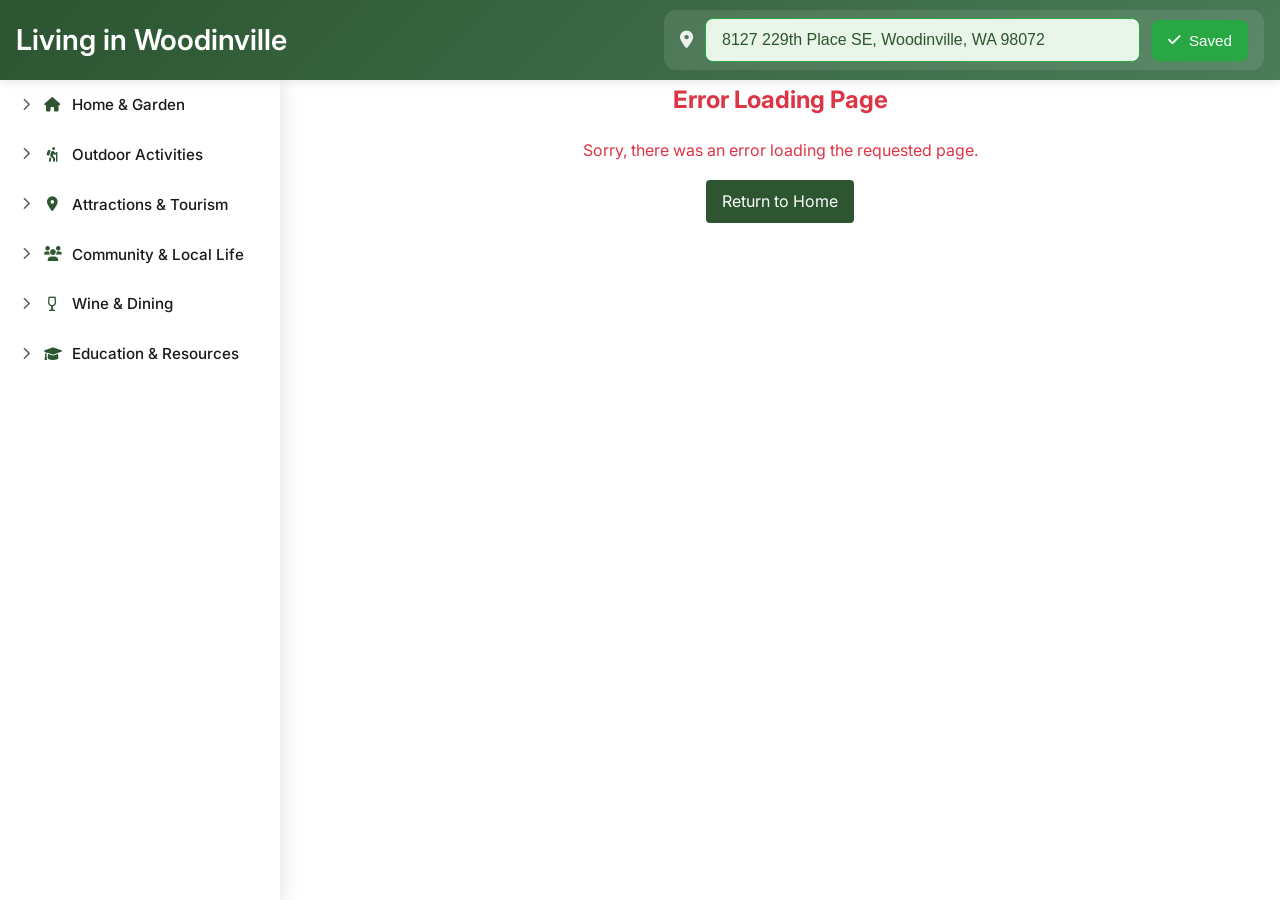
<file: index.html>
<!DOCTYPE html>
<html lang="en">
<head>
    <meta charset="UTF-8">
    <meta name="viewport" content="width=device-width, initial-scale=1.0">
    <title>Living in Woodinville</title>
    <link rel="icon" type="image/svg+xml" href="favicon.svg">
    <link rel="icon" type="image/png" href="favicon.png">
    <link rel="shortcut icon" href="favicon.ico">
    <link rel="stylesheet" href="styles.css">
    <link href="https://fonts.googleapis.com/css2?family=Inter:wght@300;400;500;600;700&display=swap" rel="stylesheet">
    <link rel="stylesheet" href="https://cdnjs.cloudflare.com/ajax/libs/font-awesome/6.0.0/css/all.min.css">
</head>
<body>
    <!-- Header -->
    <header class="header">
        <div class="header-content">
            <div class="logo">
                <h1><a href="https://stanislavbg.github.io/livinginwoodinville/" class="home-link spa-link">Living in Woodinville</a></h1>
            </div>
            <div class="address-input-container">
                <i class="fas fa-map-marker-alt address-icon"></i>
                <input type="text" id="addressInput" class="address-input" placeholder="Enter address" value="8127 229th Place SE, Woodinville, WA 98072">
                <button id="saveAddressBtn" class="address-save-btn">
                    <i class="fas fa-save"></i>
                    <span>Save</span>
                </button>
            </div>
            <!-- Mobile Navigation Toggle -->
            <button id="mobileNavToggle" class="mobile-nav-toggle">
                <i class="fas fa-bars"></i>
            </button>
        </div>
    </header>

    <!-- Mobile Navigation Overlay -->
    <div class="mobile-nav-overlay" id="mobileNavOverlay"></div>
    
    <!-- Side Navigation -->
    <nav class="side-nav" id="sideNav">
        <div class="loading-nav">Loading navigation...</div>
    </nav>

    <!-- Main Content Area -->
    <main class="main-content-area">
        <div class="welcome-content">
            <h1>Welcome to Living in Woodinville</h1>
            <p>Your comprehensive guide to life in Woodinville, WA. Discover local attractions, gardening tips, outdoor activities, and everything you need to know about this beautiful Washington town.</p>
            
            <div class="feature-grid">
                <div class="feature-card">
                    <i class="fas fa-home"></i>
                    <h3>Home & Garden</h3>
                    <p>Explore USDA Zone 8b gardening, native trees, and essential gardening tips for Woodinville's climate.</p>
                </div>
                <div class="feature-card">
                    <i class="fas fa-hiking"></i>
                    <h3>Outdoor Activities</h3>
                    <p>Discover local parks, hiking trails, and water activities in and around Woodinville.</p>
                </div>
                <div class="feature-card">
                    <i class="fas fa-map-marker-alt"></i>
                    <h3>Local Attractions</h3>
                    <p>Find tourist attractions, events, and entertainment venues in the area.</p>
                </div>
                <div class="feature-card">
                    <i class="fas fa-users"></i>
                    <h3>Community Life</h3>
                    <p>Connect with local businesses, farmers markets, and community services.</p>
                </div>
                <div class="feature-card">
                    <i class="fas fa-wine-glass-alt"></i>
                    <h3>Wine & Dining</h3>
                    <p>Explore local wineries, restaurants, and dining experiences in Woodinville.</p>
                </div>
                <div class="feature-card">
                    <i class="fas fa-graduation-cap"></i>
                    <h3>Education & Resources</h3>
                    <p>Access information about schools, libraries, and local resources.</p>
                </div>
            </div>
            
            <div class="getting-started">
                <h2>Getting Started</h2>
                <p>Use the navigation menu on the left to explore different topics. Each section contains detailed information, photos, and interactive features to help you discover everything Woodinville has to offer.</p>
            </div>
        </div>
    </main>

    <script>
        // OLD INITIALIZATION CODE DISABLED - NOW USING APP/NAVIGATIONCOMPONENT ARCHITECTURE
        // All functionality is now handled by the NavigationComponent via the App class
        console.log('Index: Using new App architecture - NavigationComponent handles all initialization');
        
        // Set up default address only (basic functionality preserved)
        document.addEventListener('DOMContentLoaded', function() {
            const addressInput = document.getElementById('addressInput');
            const saveBtn = document.getElementById('saveAddressBtn');
            
            if (addressInput && saveBtn && !localStorage.getItem('savedAddress')) {
                const defaultAddress = "8127 229th Place SE, Woodinville, WA 98072";
                addressInput.value = defaultAddress;
                localStorage.setItem('savedAddress', defaultAddress);
                console.log('Index: Set default address:', defaultAddress);
            }
        });
    </script>
    <!-- Load configuration and components -->
    <script src="js/config.js"></script>
    <script src="js/components/NavigationLoader.js"></script>
    <script src="js/components/TemplateEngine.js"></script>
    <script src="js/components/PhotoWidget.js"></script>
    <script src="js/components/NavigationComponent.js"></script>
    <script src="js/App.js"></script>
    <script src="js/main.js"></script>
</body>
</html>
</file>
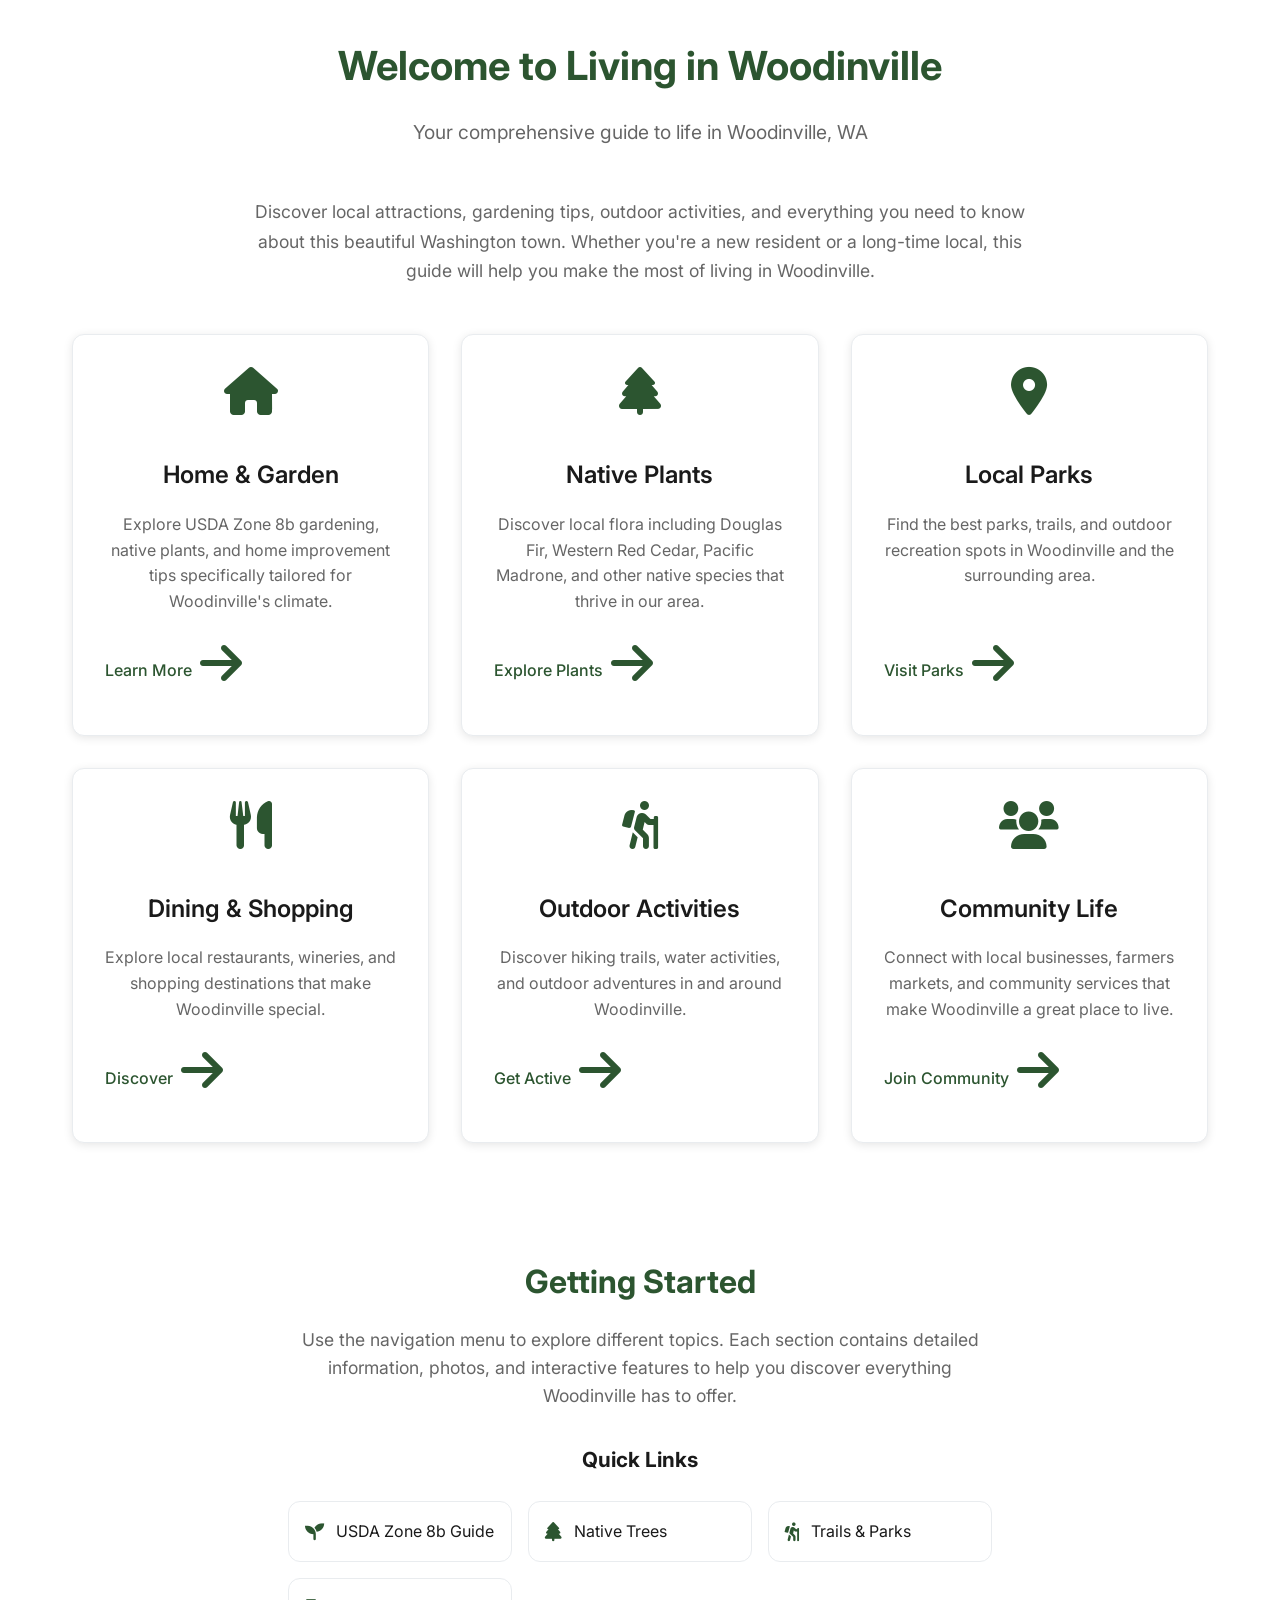
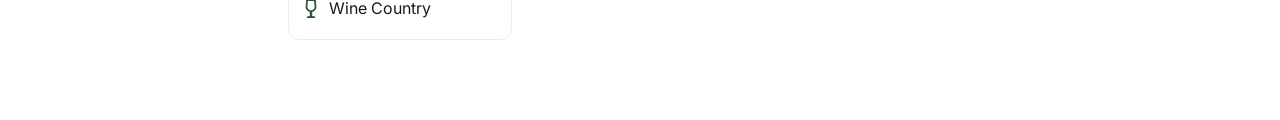
<file: pages/home.html>
<!DOCTYPE html>
<html lang="en">
<head>
    <meta charset="UTF-8">
    <meta name="viewport" content="width=device-width, initial-scale=1.0">
    <title>Living in Woodinville - Home</title>
    <link rel="stylesheet" href="../styles.css">
    <link rel="stylesheet" href="https://cdnjs.cloudflare.com/ajax/libs/font-awesome/6.0.0/css/all.min.css">
    <link href="https://fonts.googleapis.com/css2?family=Inter:wght@300;400;500;600;700&display=swap" rel="stylesheet">
</head>
<body>
    <div class="page-content">
        <div class="content-header">
            <h1>Welcome to Living in Woodinville</h1>
            <p class="subtitle">Your comprehensive guide to life in Woodinville, WA</p>
        </div>

        <div class="content-body">
            <div class="intro-section">
                <p>Discover local attractions, gardening tips, outdoor activities, and everything you need to know about this beautiful Washington town. Whether you're a new resident or a long-time local, this guide will help you make the most of living in Woodinville.</p>
            </div>

            <div class="feature-grid">
                <a href="usda-zone-8b" class="feature-card spa-link">
                    <div class="feature-icon">
                        <i class="fas fa-home"></i>
                    </div>
                    <div class="feature-content">
                        <h3>Home & Garden</h3>
                        <p>Explore USDA Zone 8b gardening, native plants, and home improvement tips specifically tailored for Woodinville's climate.</p>
                        <div class="feature-link">Learn More <i class="fas fa-arrow-right"></i></div>
                    </div>
                </a>

                <a href="douglas-fir" class="feature-card spa-link">
                    <div class="feature-icon">
                        <i class="fas fa-tree"></i>
                    </div>
                    <div class="feature-content">
                        <h3>Native Plants</h3>
                        <p>Discover local flora including Douglas Fir, Western Red Cedar, Pacific Madrone, and other native species that thrive in our area.</p>
                        <div class="feature-link">Explore Plants <i class="fas fa-arrow-right"></i></div>
                    </div>
                </a>

                <a href="sammamish-river-trail" class="feature-card spa-link">
                    <div class="feature-icon">
                        <i class="fas fa-map-marker-alt"></i>
                    </div>
                    <div class="feature-content">
                        <h3>Local Parks</h3>
                        <p>Find the best parks, trails, and outdoor recreation spots in Woodinville and the surrounding area.</p>
                        <div class="feature-link">Visit Parks <i class="fas fa-arrow-right"></i></div>
                    </div>
                </a>

                <a href="wine-country" class="feature-card spa-link">
                    <div class="feature-icon">
                        <i class="fas fa-utensils"></i>
                    </div>
                    <div class="feature-content">
                        <h3>Dining & Shopping</h3>
                        <p>Explore local restaurants, wineries, and shopping destinations that make Woodinville special.</p>
                        <div class="feature-link">Discover <i class="fas fa-arrow-right"></i></div>
                    </div>
                </a>

                <a href="outdoor-activities" class="feature-card spa-link">
                    <div class="feature-icon">
                        <i class="fas fa-hiking"></i>
                    </div>
                    <div class="feature-content">
                        <h3>Outdoor Activities</h3>
                        <p>Discover hiking trails, water activities, and outdoor adventures in and around Woodinville.</p>
                        <div class="feature-link">Get Active <i class="fas fa-arrow-right"></i></div>
                    </div>
                </a>

                <a href="community" class="feature-card spa-link">
                    <div class="feature-icon">
                        <i class="fas fa-users"></i>
                    </div>
                    <div class="feature-content">
                        <h3>Community Life</h3>
                        <p>Connect with local businesses, farmers markets, and community services that make Woodinville a great place to live.</p>
                        <div class="feature-link">Join Community <i class="fas fa-arrow-right"></i></div>
                    </div>
                </a>
            </div>

            <div class="getting-started">
                <h2>Getting Started</h2>
                <p>Use the navigation menu to explore different topics. Each section contains detailed information, photos, and interactive features to help you discover everything Woodinville has to offer.</p>
                
                <div class="quick-links">
                    <h3>Quick Links</h3>
                    <div class="quick-link-grid">
                        <a href="usda-zone-8b" class="quick-link spa-link">
                            <i class="fas fa-seedling"></i>
                            <span>USDA Zone 8b Guide</span>
                        </a>
                        <a href="douglas-fir" class="quick-link spa-link">
                            <i class="fas fa-tree"></i>
                            <span>Native Trees</span>
                        </a>
                        <a href="sammamish-river-trail" class="quick-link spa-link">
                            <i class="fas fa-hiking"></i>
                            <span>Trails & Parks</span>
                        </a>
                        <a href="wine-country" class="quick-link spa-link">
                            <i class="fas fa-wine-glass-alt"></i>
                            <span>Wine Country</span>
                        </a>
                    </div>
                </div>
            </div>
        </div>
    </div>
</body>
</html>
</file>
<file: styles.css>
/* Reset and Base Styles */
* {
    margin: 0;
    padding: 0;
    box-sizing: border-box;
}

:root {
    --primary-color: #2c5530;
    --primary-light: #4a7c59;
    --primary-dark: #1e3a21;
    --secondary-color: #f8f9fa;
    --accent-color: #e8f5e8;
    --text-primary: #1a1a1a;
    --text-secondary: #666;
    --text-light: #999;
    --white: #ffffff;
    --border-color: #e9ecef;
    --shadow-light: 0 2px 10px rgba(0,0,0,0.1);
    --shadow-medium: 0 4px 20px rgba(0,0,0,0.15);
    --shadow-heavy: 0 8px 30px rgba(0,0,0,0.2);
    --gradient-primary: linear-gradient(135deg, var(--primary-color) 0%, var(--primary-light) 100%);
    --border-radius: 12px;
    --border-radius-small: 8px;
    --transition: all 0.3s cubic-bezier(0.4, 0, 0.2, 1);
    --header-height: 80px;
    --nav-width: 280px;
    --nav-collapsed-width: 60px;
    
    /* Spacing variables */
    --spacing-xs: 0.5rem;
    --spacing-sm: 1rem;
    --spacing-md: 1.5rem;
    --spacing-lg: 2rem;
    --spacing-xl: 3rem;
}

body {
    font-family: 'Inter', -apple-system, BlinkMacSystemFont, 'Segoe UI', Roboto, sans-serif;
    line-height: 1.7;
    color: var(--text-primary);
    background-color: var(--white);
    font-size: 16px;
    -webkit-font-smoothing: antialiased;
    -moz-osx-font-smoothing: grayscale;
    overflow-x: hidden;
}

.container {
    max-width: 1200px;
    margin: 0 auto;
    padding: 0 20px;
}

/* Header Styles */
.header {
    background: var(--gradient-primary);
    color: var(--white);
    box-shadow: var(--shadow-light);
    position: fixed;
    top: 0;
    left: 0;
    right: 0;
    z-index: 1001;
    transition: var(--transition);
    height: var(--header-height);
    margin: 0;
    display: flex;
    align-items: center;
}

/* Mobile Navigation Toggle */
.mobile-nav-toggle {
    display: none;
    background: none;
    border: none;
    color: var(--white);
    font-size: 1.5rem;
    cursor: pointer;
    padding: 0.5rem;
    margin-left: auto;
    margin-right: 1rem;
    transition: var(--transition);
}

.mobile-nav-toggle:hover {
    opacity: 0.8;
    transform: scale(1.1);
}

.header-content {
    display: flex;
    justify-content: space-between;
    align-items: center;
    max-width: 100%;
    margin: 0;
    padding: 0 1rem;
    width: 100%;
}

.logo {
    display: flex;
    align-items: center;
}

.logo h1 {
    font-size: 1.8rem;
    font-weight: 600;
    margin: 0;
    line-height: 1;
}

.logo h1 a {
    color: inherit;
    text-decoration: none;
    transition: var(--transition);
}

.logo h1 a:hover {
    opacity: 0.8;
    transform: scale(1.02);
}


/* Side Navigation */
.side-nav {
    position: fixed;
    top: var(--header-height);
    left: 0;
    width: var(--nav-width);
    height: calc(100vh - var(--header-height));
    background: var(--white);
    box-shadow: var(--shadow-medium);
    z-index: 1000;
    overflow-y: auto;
    overflow-x: hidden;
    margin: 0;
    padding: 0;
    box-sizing: border-box;
    transition: transform 0.3s ease;
}

/* Mobile Navigation Overlay */
.mobile-nav-overlay {
    display: none;
    position: fixed;
    top: 0;
    left: 0;
    right: 0;
    bottom: 0;
    background: rgba(0, 0, 0, 0.5);
    z-index: 999;
}

/* Mobile Navigation States */
@media (max-width: 768px) {
    .side-nav {
        transform: translateX(-100%);
        width: 280px;
        z-index: 1002;
        transition: transform 0.3s ease;
        overflow-y: auto;
        overflow-x: hidden;
        max-height: 100vh;
    }
    
    .side-nav.open {
        transform: translateX(0);
    }
    
    .mobile-nav-overlay {
        display: none;
        position: fixed;
        top: 0;
        left: 0;
        width: 100%;
        height: 100%;
        background: rgba(0, 0, 0, 0.5);
        z-index: 1001;
    }
    
    .mobile-nav-overlay.open {
        display: block;
    }
    
    .mobile-nav-toggle {
        display: block !important;
        position: fixed;
        top: 1rem;
        left: 1rem;
        z-index: 1003;
        background: var(--primary-color);
        color: white;
        border: none;
        padding: 0.75rem;
        border-radius: 50%;
        box-shadow: 0 2px 10px rgba(0,0,0,0.2);
        cursor: pointer;
        transition: var(--transition);
    }
    
    .mobile-nav-toggle:hover {
        background: var(--primary-dark);
        transform: scale(1.05);
    }
    
    .mobile-nav-toggle.active {
        background: var(--accent-color);
        color: var(--primary-color);
    }
    
    /* Mobile-specific tree navigation improvements */
    .tree-nav {
        padding: 0;
        margin: 0;
    }
    
    .tree-node {
        padding: 0.75rem 1rem;
        font-size: 0.95rem;
        line-height: 1.4;
    }
    
    .tree-node.level-2 {
        padding-left: 1.5rem;
    }
    
    .tree-node.level-3 {
        padding-left: 2rem;
    }
    
    .tree-children {
        max-height: none;
        overflow: visible;
        display: block;
    }
    
    /* Ensure all tree levels are visible on mobile */
    .tree-item {
        margin: 0;
    }
    
    .tree-item .tree-children {
        display: block;
        max-height: none;
        overflow: visible;
    }
    
    /* Make sure tree nodes are properly spaced on mobile */
    .tree-node + .tree-children {
        margin-left: 0;
        padding-left: 0;
    }
    
    .tree-children .tree-children .tree-children .tree-link {
        padding-left: 3rem;
    }
    
    /* Ensure tree links are properly styled on mobile */
    .tree-link {
        display: block;
        padding: 0.75rem 1rem;
        text-decoration: none;
        color: var(--text-color);
        transition: var(--transition);
        border-radius: 0;
    }
    
    .tree-link:hover {
        background: var(--accent-color);
        color: var(--primary-color);
    }
    
    .tree-link.active {
        background: var(--primary-light);
        color: var(--primary-color);
        font-weight: 500;
    }
    
    /* Mobile welcome content improvements */
    .welcome-content {
        padding: 1rem;
    }
    
    .welcome-content h1 {
        font-size: 2rem;
    }
    
    .feature-grid {
        grid-template-columns: 1fr;
        gap: 1rem;
    }
    
    .feature-card {
        padding: 1.5rem;
    }
    
    .getting-started {
        padding: 1rem;
    }
}




/* Tree Navigation */
.tree-nav {
    list-style: none;
    margin: 0;
    padding: 0;
}

.tree-item {
    margin: 0;
}

.tree-node {
    display: flex;
    align-items: center;
    padding: 0.75rem 1rem;
    cursor: pointer;
    transition: var(--transition);
    border-radius: 0;
    position: relative;
    user-select: none;
}

.tree-node:hover {
    background: var(--accent-color);
}

.tree-node.expanded {
    background: var(--primary-light);
    color: var(--primary-color);
}

.tree-toggle {
    background: none;
    border: none;
    cursor: pointer;
    padding: 0.25rem;
    margin-right: 0.5rem;
    border-radius: var(--border-radius-small);
    transition: var(--transition);
    color: var(--text-secondary);
    width: 20px;
    height: 20px;
    display: flex;
    align-items: center;
    justify-content: center;
}

.tree-toggle:hover {
    background: var(--border-color);
    color: var(--primary-color);
}

.tree-toggle i {
    font-size: 0.8rem;
    transition: var(--transition);
}

.tree-node.expanded .tree-toggle i {
    transform: rotate(90deg);
}

.tree-icon {
    margin-right: 0.75rem;
    color: var(--primary-color);
    width: 16px;
    text-align: center;
    font-size: 0.9rem;
}

.tree-label {
    font-size: 0.95rem;
    font-weight: 500;
    color: var(--text-primary);
}

/* Tree Children */
.tree-children {
    list-style: none;
    margin: 0;
    padding: 0;
    display: none; /* Hidden by default */
}

.tree-children.expanded {
    display: block;
}

/* Level 2 Tree Nodes (Subcategories) */
.tree-node.level-2 {
    padding-left: 1.5rem;
    font-size: 0.9rem;
    background: rgba(0, 0, 0, 0.02);
}

.tree-node.level-2:hover {
    background: rgba(34, 139, 34, 0.05);
}

.tree-node.level-2.expanded {
    background: rgba(34, 139, 34, 0.08);
    color: var(--primary-color);
}

.tree-node.level-2 .tree-icon {
    font-size: 0.8rem;
    color: var(--text-secondary);
}

.tree-node.level-2.expanded .tree-icon {
    color: var(--primary-color);
}

/* USDA Zone 8b specific styling */
.tree-node.level-2 .tree-label {
    white-space: nowrap;
    overflow: hidden;
    text-overflow: ellipsis;
    flex: 1;
    margin-left: 0.5rem;
}

/* USDA Zone 8b Page Styles */
.usda-zone-page {
    padding-left: 2rem;
    padding-right: 1rem;
    max-width: 1200px;
    margin-top: 0 !important;
    padding-top: 0 !important;
    position: relative;
    top: 0 !important;
}

/* Force USDA Zone 8b to stick to top - override any conflicting styles */
.main-content-area.usda-zone-page {
    margin-top: 0 !important;
    padding-top: 1rem !important;
    position: fixed !important;
    top: var(--header-height) !important;
    left: var(--nav-width) !important;
    right: 0 !important;
    height: calc(100vh - var(--header-height)) !important;
    overflow-y: auto !important;
    padding-left: 2rem !important;
    padding-right: 2rem !important;
    max-width: none !important;
    width: calc(100vw - var(--nav-width)) !important;
    box-sizing: border-box !important;
}

/* Nuclear option - force all USDA Zone 8b elements to stick to top */
.main-content-area.usda-zone-page,
.main-content-area.usda-zone-page * {
    margin-top: 0 !important;
    padding-top: 0 !important;
}

.main-content-area.usda-zone-page h1 {
    margin-top: 0 !important;
    padding-top: 0 !important;
    margin-bottom: 0.5rem !important;
    color: #2c5530 !important;
    font-size: 2rem !important;
    display: flex !important;
    align-items: center !important;
    gap: 0.5rem !important;
}

.usda-zone-page h1 {
    margin: 0 0 0.5rem 0;
    color: #2c5530;
    font-size: 2rem;
    display: flex;
    align-items: center;
    gap: 0.5rem;
}

.usda-zone-page .subtitle {
    margin: 0 0 2rem 0;
    color: #6c757d;
    font-size: 1.1rem;
    font-style: italic;
}

/* Zone Overview Cards */
.zone-cards {
    display: grid;
    grid-template-columns: repeat(5, 1fr);
    gap: 0.75rem;
    align-items: center;
    align-content: center;
    min-height: 140px;
}

.zone-card {
    background: white;
    border-radius: 8px;
    box-shadow: 0 2px 8px rgba(0,0,0,0.1);
    border: 1px solid #e9ecef;
    display: flex;
    flex-direction: row;
    transition: transform 0.2s ease, box-shadow 0.2s ease;
    height: 100%;
    align-self: stretch;
}

.zone-card:hover {
    transform: translateY(-2px);
    box-shadow: 0 6px 20px rgba(0,0,0,0.15);
}

.card-icon {
    width: 20%;
    height: 100%;
    background: linear-gradient(135deg, #2c5530 0%, #3d6b42 100%);
    display: flex;
    align-items: center;
    justify-content: center;
    border-radius: 8px 0 0 8px;
}

.card-icon i {
    color: white;
    font-size: 1.5rem;
}

.card-text {
    width: 80%;
    height: 100%;
    display: flex;
    flex-direction: column;
    align-items: center;
    justify-content: center;
    text-align: center;
    padding: 1rem;
    gap: 0.25rem;
}


.card-text h3 {
    margin: 0;
    color: #2c5530;
    font-size: 0.8rem;
    font-weight: 600;
    text-transform: uppercase;
    letter-spacing: 0.5px;
    line-height: 1.2;
}

.card-text p {
    margin: 0;
    color: #333;
    font-size: 1.1rem;
    font-weight: 600;
    line-height: 1.2;
}

.card-text small {
    margin: 0;
    color: #6c757d;
    font-size: 0.8rem;
    font-style: italic;
    line-height: 1.2;
}

/* Responsive behavior for zone cards */
@media (max-width: 1200px) {
    .zone-cards {
        grid-template-columns: repeat(3, 1fr);
    }
}

@media (max-width: 768px) {
    .zone-cards {
        grid-template-columns: repeat(2, 1fr);
    }
}

@media (max-width: 480px) {
    .zone-cards {
        grid-template-columns: 1fr;
    }
}

/* Plant Database Tables */
.plant-database {
    margin: 2rem 0;
    width: 100%;
}

.plant-database h2 {
    color: #2c5530;
    margin-bottom: 1.5rem;
    display: flex;
    align-items: center;
    gap: 0.5rem;
}

.table-section {
    margin-bottom: 2rem;
}

.table-section h3 {
    color: #2c5530;
    margin-bottom: 1rem;
    display: flex;
    align-items: center;
    gap: 0.5rem;
    font-size: 1.2rem;
}

.plant-table {
    width: 100%;
    border-collapse: collapse;
    background: white;
    border-radius: 8px;
    overflow: hidden;
    box-shadow: 0 2px 10px rgba(0,0,0,0.1);
    margin-bottom: 1.5rem;
}

.plant-table thead {
    background: #2c5530;
    color: white;
}

.plant-table th {
    padding: 0.75rem;
    text-align: left;
    font-weight: 600;
    font-size: 0.9rem;
}

.plant-table td {
    padding: 0.75rem;
    border-bottom: 1px solid #e9ecef;
    font-size: 0.9rem;
}

.plant-table tbody tr:hover {
    background: #f8f9fa;
}

.plant-table tbody tr:last-child td {
    border-bottom: none;
}

.plant-table .tree-link {
    color: #2c5530;
    text-decoration: none;
    font-weight: 600;
    transition: color 0.2s ease;
}

.plant-table .tree-link:hover {
    color: #1a3d1f;
    text-decoration: underline;
}

/* Seasonal Guide Section */
.seasonal-guide-section {
    margin: 2rem 0;
}

.seasonal-guide-section h2 {
    color: #2c5530;
    margin-bottom: 1.5rem;
    display: flex;
    align-items: center;
    gap: 0.5rem;
}

.seasonal-timeline {
    display: grid;
    grid-template-columns: repeat(auto-fit, minmax(300px, 1fr));
    gap: 1.5rem;
    margin-bottom: 2rem;
}

.season-card {
    background: white;
    border-radius: 8px;
    box-shadow: 0 2px 10px rgba(0,0,0,0.1);
    overflow: hidden;
}

.season-header {
    padding: 1rem;
    color: white;
    display: flex;
    align-items: center;
    gap: 0.5rem;
}

.season-header.spring { background: #28a745; }
.season-header.summer { background: #ffc107; color: #000; }
.season-header.fall { background: #fd7e14; }
.season-header.winter { background: #17a2b8; }

.season-header h3 {
    margin: 0;
    font-size: 1.1rem;
}

.season-content {
    padding: 1rem;
}

.season-content h4 {
    color: #2c5530;
    margin: 0 0 0.5rem 0;
    font-size: 1rem;
}

.season-content ul {
    margin: 0 0 1rem 0;
    padding-left: 1.2rem;
}

.season-content li {
    margin-bottom: 0.25rem;
    font-size: 0.9rem;
    line-height: 1.4;
}

.gardening-tips h3 {
    color: #2c5530;
    margin-bottom: 1rem;
    display: flex;
    align-items: center;
    gap: 0.5rem;
}

.tips-grid {
    display: grid;
    grid-template-columns: repeat(auto-fit, minmax(250px, 1fr));
    gap: 1rem;
}

.tip-card {
    background: #f8f9fa;
    padding: 1rem;
    border-radius: 8px;
    border-left: 4px solid #2c5530;
    display: flex;
    gap: 0.75rem;
    align-items: flex-start;
}

.tip-card i {
    color: #2c5530;
    font-size: 1.2rem;
    margin-top: 0.2rem;
}

.tip-card h4 {
    margin: 0 0 0.5rem 0;
    color: #2c5530;
    font-size: 1rem;
}

.tip-card p {
    margin: 0;
    font-size: 0.9rem;
    line-height: 1.4;
    color: #6c757d;
}

.content-column {
    background: #f8f9fa;
    padding: 1rem;
    border-radius: 8px;
    border-left: 4px solid #2c5530;
}

.content-column h2 {
    color: #2c5530;
    margin: 0 0 1.5rem 0;
    font-size: 1.2rem;
    display: flex;
    align-items: center;
    gap: 0.5rem;
}

.content-column h3 {
    color: #2c5530;
    margin: 1.5rem 0 1rem 0;
    font-size: 1rem;
    display: flex;
    align-items: center;
    gap: 0.5rem;
}

.plant-list {
    margin-bottom: 1.5rem;
}

.plant-item {
    display: flex;
    justify-content: space-between;
    align-items: center;
    padding: 0.5rem 0;
    border-bottom: 1px solid #e9ecef;
}

.plant-item:last-child {
    border-bottom: none;
}

.zone-rating {
    font-size: 0.8rem;
    color: #6c757d;
    background: #e9ecef;
    padding: 0.2rem 0.5rem;
    border-radius: 4px;
}

.seasonal-list {
    display: flex;
    flex-direction: column;
    gap: 1rem;
}

.season-item {
    display: flex;
    gap: 1rem;
    align-items: flex-start;
}

.season-icon {
    width: 40px;
    height: 40px;
    border-radius: 50%;
    display: flex;
    align-items: center;
    justify-content: center;
    color: white;
    font-size: 1.2rem;
    flex-shrink: 0;
}

.season-icon.spring { background: #28a745; }
.season-icon.summer { background: #ffc107; color: #000; }
.season-icon.fall { background: #fd7e14; }
.season-icon.winter { background: #17a2b8; }

.season-content strong {
    display: block;
    margin-bottom: 0.5rem;
    color: #2c5530;
}

.season-content p {
    margin: 0;
    font-size: 0.9rem;
    line-height: 1.4;
    color: #6c757d;
}

.tips-section {
    margin: 3rem 0;
    background: white;
    padding: 2rem;
    border-radius: 8px;
    box-shadow: 0 2px 10px rgba(0,0,0,0.1);
}

.tips-section h2 {
    color: #2c5530;
    margin-bottom: 1.5rem;
    display: flex;
    align-items: center;
    gap: 0.5rem;
}

.tips-grid {
    display: grid;
    grid-template-columns: repeat(auto-fit, minmax(300px, 1fr));
    gap: 1.5rem;
}

.tip-item {
    display: flex;
    gap: 1rem;
    align-items: flex-start;
}

.tip-item i {
    color: #2c5530;
    font-size: 1.2rem;
    margin-top: 0.2rem;
}

.tip-item strong {
    display: block;
    margin-bottom: 0.5rem;
    color: #2c5530;
}

.tip-item p {
    margin: 0;
    font-size: 0.9rem;
    line-height: 1.4;
    color: #6c757d;
}

@media (max-width: 1024px) {
    .content-grid {
        grid-template-columns: repeat(2, 1fr);
    }
}

@media (max-width: 768px) {
    .usda-zone-page {
        padding-left: 1rem;
    }
    
    .content-grid {
        grid-template-columns: 1fr;
    }
    
    .zone-chart {
        grid-template-columns: repeat(2, 1fr);
    }
}

@media (max-width: 480px) {
    .zone-chart {
        grid-template-columns: 1fr;
    }
}

/* Level 3 Tree Nodes (4th Level Categories) */
.tree-node.level-3 {
    padding-left: 2.5rem;
    font-size: 0.85rem;
    background: rgba(0, 0, 0, 0.01);
    border-left: 2px solid rgba(34, 139, 34, 0.1);
}

.tree-node.level-3:hover {
    background: rgba(34, 139, 34, 0.03);
    border-left-color: rgba(34, 139, 34, 0.3);
}

.tree-node.level-3.expanded {
    background: rgba(34, 139, 34, 0.05);
    color: var(--primary-color);
    border-left-color: var(--primary-color);
}

.tree-node.level-3 .tree-icon {
    font-size: 0.75rem;
    color: var(--text-muted);
}

.tree-node.level-3.expanded .tree-icon {
    color: var(--primary-color);
}

/* Visual nesting for 4th level container */
.tree-children .tree-children .tree-children {
    background: rgba(0, 0, 0, 0.005);
    border-left: 1px solid rgba(34, 139, 34, 0.1);
    margin-left: 0.5rem;
}

/* Level 4 Tree Links (Individual Pages) */
.tree-children .tree-link {
    padding-left: 4rem;
    font-size: 0.8rem;
    color: var(--text-secondary);
    transition: all 0.2s ease;
}

.tree-children .tree-link:hover {
    color: var(--primary-color);
    background: rgba(34, 139, 34, 0.03);
}

/* Proper nesting for 4th level items */
.tree-children .tree-children .tree-children .tree-link {
    padding-left: 5rem;
    font-size: 0.75rem;
    color: var(--text-muted);
    background: rgba(0, 0, 0, 0.01);
    position: relative;
}

.tree-children .tree-children .tree-children .tree-link:hover {
    color: var(--primary-color);
    background: rgba(34, 139, 34, 0.05);
}

/* Subtle connector line for 4th level items */
.tree-children .tree-children .tree-children .tree-link::before {
    content: '';
    position: absolute;
    left: 4.5rem;
    top: 50%;
    width: 0.5rem;
    height: 1px;
    background: rgba(34, 139, 34, 0.2);
    transform: translateY(-50%);
}

/* Tree Links */
.tree-link {
    display: flex;
    align-items: center;
    padding: 0.75rem 1rem;
    color: var(--text-primary);
    text-decoration: none;
    transition: var(--transition);
    border-radius: 0;
    position: relative;
}

.tree-link:hover {
    background: var(--accent-color);
    color: var(--primary-color);
}

.tree-link .tree-label {
    font-weight: 400;
}

/* Current page indicator */
.tree-link.active {
    background: var(--primary-color);
    color: var(--white);
}

.tree-link.active:hover {
    background: var(--primary-dark);
    color: var(--white);
}

/* More specific active states for nested tree links */
.tree-children .tree-link.active {
    background: var(--primary-color);
    color: var(--white);
}

.tree-children .tree-children .tree-children .tree-link.active {
    background: var(--primary-color);
    color: var(--white);
}

/* Main Content Area - Simple and Clean */
.main-content-area,
.main-content {
    position: fixed;
    top: var(--header-height);
    left: var(--nav-width);
    right: 0;
    bottom: 0;
    overflow-y: auto; /* Allow scroll for regular pages */
    background: var(--white);
    margin: 0;
    padding: 0;
    box-sizing: border-box;
    transition: left 0.3s ease;
}

/* Mobile Main Content Layout */
@media (max-width: 768px) {
    .main-content-area,
    .main-content {
        left: 0;
        top: 0; /* Hide header on mobile */
        height: 100vh;
    }
    
    .header {
        display: none; /* Hide header on mobile */
    }
    
    .side-nav {
        top: 0; /* Full height on mobile */
        height: 100vh;
    }
}

/* Park pages need no scroll */
.main-content-area:has(.park-page),
.main-content:has(.park-page) {
    overflow: hidden;
}

/* Remove redundant park page rules - handled by main container now */

/* Park page layout handled by main definition below */

.park-page .park-header {
    flex-shrink: 0;
}

.park-page .park-map-section {
    flex: 1;
    min-height: 0;
}

/* Ensure no gap between main-content-area and its direct children */
.main-content-area > *,
.main-content > * {
    margin: 0 !important;
    padding: 0 !important;
}

/* Specific fix for all template pages to eliminate universal gap */
.main-content-area .park-page,
.main-content-area .tree-content,
.main-content-area .usda-zone-page,
.main-content-area > div {
    margin: 0 !important;
    padding: 0 !important;
}

/* Eliminate any possible top margin from first child elements */
.main-content-area > *:first-child,
.main-content-area .tree-content > *:first-child,
.main-content-area .park-page > *:first-child,
.main-content-area .usda-zone-page > *:first-child {
    margin-top: 0 !important;
    padding-top: 0 !important;
}

/* Force tree-content to stick to the top of main-content-area */
.main-content-area > .tree-content {
    margin-top: 0 !important;
    padding-top: 0 !important;
    position: relative;
    top: 0 !important;
}

/* Ensure all content elements stay within the content area */
.main-content-area * {
    max-width: 100%;
    box-sizing: border-box;
}

/* Photo widgets and other positioned elements */
.main-content-area .photo-container,
.main-content-area .photo-widget,
.main-content-area .image-gallery {
    position: relative !important;
    left: 0 !important;
    right: 0 !important;
    width: 100% !important;
    max-width: 100% !important;
}



/* Welcome Content */
.welcome-content {
    max-width: 1200px;
    margin: 0 auto;
    padding: 2rem;
    text-align: center;
}

.welcome-content h1 {
    font-size: 2.5rem;
    color: var(--primary-color);
    margin-bottom: 1rem;
}

.welcome-content > p {
    font-size: 1.2rem;
    color: var(--text-secondary);
    margin-bottom: 3rem;
    max-width: 600px;
    margin-left: auto;
    margin-right: auto;
}

.getting-started {
    margin-top: 3rem;
    padding: 2rem;
    background: var(--secondary-color);
    border-radius: var(--border-radius);
    text-align: left;
    max-width: 800px;
    margin-left: auto;
    margin-right: auto;
}

.getting-started h2 {
    color: var(--primary-color);
    margin-bottom: 1rem;
    text-align: center;
}

.getting-started p {
    color: var(--text-secondary);
    line-height: 1.6;
    margin: 0;
}

.feature-grid {
    display: grid;
    grid-template-columns: repeat(auto-fit, minmax(300px, 1fr));
    gap: 2rem;
    margin-top: 3rem;
}

.feature-card {
    background: white;
    padding: 2rem;
    border-radius: 12px;
    box-shadow: 0 4px 6px rgba(0, 0, 0, 0.1);
    text-align: center;
    transition: transform 0.3s ease;
}

.feature-card:hover {
    transform: translateY(-5px);
}

.feature-card i {
    font-size: 3rem;
    color: var(--primary-color);
    margin-bottom: 1rem;
}

.feature-card h3 {
    font-size: 1.5rem;
    color: var(--text-color);
    margin-bottom: 1rem;
}

.feature-card p {
    color: var(--text-secondary);
    line-height: 1.6;
}

/* Home Page Styles */
.page-content {
    max-width: 1200px;
    margin: 0 auto;
    padding: 2rem;
}

.content-header {
    text-align: center;
    margin-bottom: 3rem;
}

.content-header h1 {
    font-size: 2.5rem;
    color: var(--primary-color);
    margin-bottom: 1rem;
    font-weight: 700;
}

.subtitle {
    font-size: 1.2rem;
    color: var(--text-secondary);
    max-width: 600px;
    margin: 0 auto;
}

.intro-section {
    text-align: center;
    margin-bottom: 3rem;
}

.intro-section p {
    font-size: 1.1rem;
    color: var(--text-secondary);
    line-height: 1.7;
    max-width: 800px;
    margin: 0 auto;
}

/* Enhanced Feature Grid for Home Page */
.page-content .feature-grid {
    display: grid;
    grid-template-columns: repeat(auto-fit, minmax(350px, 1fr));
    gap: 2rem;
    margin: 3rem 0;
}

.page-content .feature-card {
    background: var(--white);
    padding: 2rem;
    border-radius: var(--border-radius);
    box-shadow: var(--shadow-light);
    transition: var(--transition);
    border: 1px solid var(--border-color);
    display: flex;
    flex-direction: column;
    height: 100%;
    text-decoration: none;
    color: inherit;
    cursor: pointer;
}

.page-content .feature-card:hover {
    transform: translateY(-5px);
    box-shadow: var(--shadow-medium);
    text-decoration: none;
    color: inherit;
}

.page-content .feature-card:visited {
    color: inherit;
    text-decoration: none;
}

.feature-icon {
    text-align: center;
    margin-bottom: 1.5rem;
}

.feature-icon i {
    font-size: 3rem;
    color: var(--primary-color);
}

.feature-content {
    flex: 1;
    display: flex;
    flex-direction: column;
}

.feature-content h3 {
    color: var(--text-primary);
    margin-bottom: 1rem;
    font-size: 1.5rem;
    font-weight: 600;
}

.feature-content p {
    color: var(--text-secondary);
    line-height: 1.6;
    margin-bottom: 1.5rem;
    flex: 1;
}

.feature-link {
    color: var(--primary-color);
    text-decoration: none;
    font-weight: 500;
    display: inline-flex;
    align-items: center;
    gap: 0.5rem;
    transition: var(--transition);
    margin-top: auto;
}

.feature-link:hover {
    color: var(--primary-dark);
    transform: translateX(5px);
}

/* Feature link as div inside clickable card */
.feature-card .feature-link {
    color: var(--primary-color);
    font-weight: 500;
    display: inline-flex;
    align-items: center;
    gap: 0.5rem;
    transition: var(--transition);
    margin-top: auto;
}

.feature-card:hover .feature-link {
    color: var(--primary-dark);
    transform: translateX(5px);
}

.page-content .getting-started {
    margin-top: 4rem;
    padding: 3rem;
    background: var(--background-light);
    border-radius: var(--border-radius);
    text-align: center;
}

.page-content .getting-started h2 {
    color: var(--primary-color);
    margin-bottom: 1rem;
    font-size: 2rem;
}

.page-content .getting-started p {
    color: var(--text-secondary);
    font-size: 1.1rem;
    line-height: 1.6;
    margin-bottom: 2rem;
}

.quick-links h3 {
    color: var(--text-primary);
    margin-bottom: 1.5rem;
    font-size: 1.3rem;
}

.quick-link-grid {
    display: grid;
    grid-template-columns: repeat(auto-fit, minmax(200px, 1fr));
    gap: 1rem;
    margin-top: 1.5rem;
}

.quick-link {
    display: flex;
    align-items: center;
    gap: 0.75rem;
    padding: 1rem;
    background: var(--white);
    border-radius: var(--border-radius);
    text-decoration: none;
    color: var(--text-primary);
    transition: var(--transition);
    border: 1px solid var(--border-color);
}

.quick-link:hover {
    background: var(--primary-color);
    color: var(--white);
    transform: translateY(-2px);
    box-shadow: var(--shadow-light);
}

.quick-link i {
    font-size: 1.2rem;
    color: var(--primary-color);
    transition: var(--transition);
}

.quick-link:hover i {
    color: var(--white);
}

/* Pin Marker Styles */
.pin-marker {
    position: relative;
    width: 30px;
    height: 30px;
    cursor: pointer;
    transition: transform 0.2s ease;
}

.pin-marker:hover {
    transform: scale(1.1);
}

.pin-container {
    position: relative;
    width: 100%;
    height: 100%;
    display: flex;
    align-items: center;
    justify-content: center;
}

.pin-icon {
    font-size: 24px;
    z-index: 2;
    position: relative;
    filter: drop-shadow(0 2px 4px rgba(0,0,0,0.3));
}

.pin-shadow {
    position: absolute;
    bottom: -2px;
    left: 50%;
    transform: translateX(-50%);
    width: 8px;
    height: 8px;
    background: rgba(0,0,0,0.2);
    border-radius: 50%;
    z-index: 1;
}

/* Quality-based pin colors */
.pin-quality-high .pin-icon {
    color: #22c55e !important; /* Green */
}

.pin-quality-medium .pin-icon {
    color: #f59e0b !important; /* Amber */
}

.pin-quality-low .pin-icon {
    color: #ef4444 !important; /* Red */
}

/* Quality indicator in popups */
.quality-indicator {
    margin-top: 8px;
    padding: 4px 8px;
    border-radius: 4px;
    font-size: 12px;
    font-weight: 500;
}

.quality-indicator.quality-high {
    background-color: #dcfce7;
    color: #166534;
    border: 1px solid #bbf7d0;
}

.quality-indicator.quality-medium {
    background-color: #fef3c7;
    color: #92400e;
    border: 1px solid #fde68a;
}

.quality-indicator.quality-low {
    background-color: #fee2e2;
    color: #991b1b;
    border: 1px solid #fecaca;
}

.quality-label {
    display: block;
    font-weight: 600;
}

.quality-score {
    display: block;
    font-size: 11px;
    opacity: 0.8;
}

/* SPA Link Styles */
.spa-link {
    cursor: pointer;
    transition: var(--transition);
}

.spa-link:hover {
    text-decoration: none;
}

/* Ensure SPA links work properly in feature cards */
.feature-link.spa-link {
    display: inline-flex;
    align-items: center;
    gap: 0.5rem;
    transition: var(--transition);
    margin-top: auto;
}

.feature-link.spa-link:hover {
    color: var(--primary-dark);
    transform: translateX(5px);
}

/* Ensure SPA links work properly in quick links */
.quick-link.spa-link {
    display: flex;
    align-items: center;
    gap: 0.75rem;
    padding: 1rem;
    background: var(--white);
    border-radius: var(--border-radius);
    text-decoration: none;
    color: var(--text-primary);
    transition: var(--transition);
    border: 1px solid var(--border-color);
}

.quick-link.spa-link:hover {
    background: var(--primary-color);
    color: var(--white);
    transform: translateY(-2px);
    box-shadow: var(--shadow-light);
}

/* Loading and Error States */
.loading {
    text-align: center;
    padding: 2rem;
    color: var(--text-secondary);
    font-style: italic;
}

.error-message {
    text-align: center;
    padding: 2rem;
    color: var(--error-color, #dc3545);
}

.error-message h2 {
    color: var(--error-color, #dc3545);
    margin-bottom: 1rem;
}

.btn {
    display: inline-block;
    padding: 0.5rem 1rem;
    background: var(--primary-color);
    color: white;
    text-decoration: none;
    border-radius: 4px;
    margin-top: 1rem;
}

.btn:hover {
    background: var(--primary-dark);
}

.page-header {
    text-align: center;
    margin-bottom: 1rem;
    padding: 0.5rem 0;
}

.page-header h1 {
    font-size: 1.8rem;
    font-weight: 600;
    color: var(--primary-color);
    margin-bottom: 0.25rem;
    line-height: 1.2;
}

.page-header .scientific-name {
    font-size: 0.9rem;
    color: var(--text-secondary);
    font-style: italic;
    margin: 0;
    line-height: 1.2;
}

/* Tree Title Section (in content column) */
.tree-title-section {
    margin-bottom: 1.5rem;
    padding-bottom: 1rem;
    border-bottom: 1px solid var(--border-color);
}

.tree-title-section h1 {
    font-size: 1.6rem;
    font-weight: 600;
    color: var(--primary-color);
    margin-bottom: 0.25rem;
    line-height: 1.2;
}

.tree-title-section .scientific-name {
    font-size: 0.9rem;
    color: var(--text-secondary);
    font-style: italic;
    margin: 0;
    line-height: 1.2;
}

/* Loading and Error States */
.loading {
    display: flex;
    justify-content: center;
    align-items: center;
    height: 200px;
    font-size: 1.2rem;
    color: var(--text-muted);
}

.error {
    text-align: center;
    padding: 2rem;
    color: var(--text-muted);
}

.error h2 {
    color: var(--error-color, #e74c3c);
    margin-bottom: 1rem;
}

.error a {
    color: var(--primary-color);
    text-decoration: none;
}

.error a:hover {
    text-decoration: underline;
}




/* Empty state for content area */
.empty-state {
    display: flex;
    flex-direction: column;
    align-items: center;
    justify-content: center;
    height: calc(100vh - var(--header-height)); /* Full height minus header */
    width: 100%;
    text-align: center;
    color: var(--text-muted);
    padding: 2rem;
    box-sizing: border-box;
}

.empty-state h1 {
    margin-bottom: 1rem;
    color: var(--text-color);
    font-size: clamp(1.5rem, 4vw, 2.5rem); /* Responsive font size */
}

.empty-state p {
    margin: 0;
    font-size: clamp(1rem, 2.5vw, 1.1rem); /* Responsive font size */
}

/* Tree Navigation Styles */
.tree-toggle {
    margin-right: 0.5rem;
}

.tree-icon {
    margin-right: 0.75rem;
}

    .page-header h1 {
        font-size: 1.6rem;
    }
    
    .page-header .scientific-name {
        font-size: 0.85rem;
    }
    
    .tree-title-section h1 {
        font-size: 1.4rem;
    }
    
    .tree-title-section .scientific-name {
        font-size: 0.85rem;
    }
    
    .tree-details {
        font-size: 0.85rem;
    }
    
    .tree-details h2 {
        font-size: 1.2rem;
    }
    
    .tree-details h3 {
        font-size: 1rem;
    }
    
    .tree-details p {
        font-size: 0.85rem;
    }
    
    .tree-details .info-item {
        font-size: 0.8rem;
    }
}

@media (max-width: 480px) {

    .page-header h1 {
        font-size: 1.4rem;
    }
    
    .page-header .scientific-name {
        font-size: 0.8rem;
    }
    
    .tree-title-section h1 {
        font-size: 1.2rem;
    }
    
    .tree-title-section .scientific-name {
        font-size: 0.8rem;
    }
    
    .tree-details {
        font-size: 0.8rem;
    }
    
    .tree-details h2 {
        font-size: 1.1rem;
    }
    
    .tree-details h3 {
        font-size: 0.95rem;
    }
    
    .tree-details p {
        font-size: 0.8rem;
    }
    
    .tree-details .info-item {
        font-size: 0.75rem;
    }
    
    .park-layout {
        padding: 0 0.25rem;
        gap: 0.75rem;
    }
    
    .info-card {
        padding: 0.75rem;
    }
    
    .info-card h1 {
        font-size: 1.5rem;
    }
    
}

/* Content Sections */
.content-section {
    margin-bottom: 3rem;
}

.content-section h2 {
    color: var(--primary-color);
    margin-bottom: 1.5rem;
    font-size: 1.8rem;
    font-weight: 600;
}

.content-section h3 {
    color: var(--text-primary);
    margin-bottom: 1rem;
    font-size: 1.3rem;
    font-weight: 500;
}

.content-section p {
    margin-bottom: 1rem;
    line-height: 1.6;
    color: var(--text-secondary);
}

.content-section ul {
    margin-bottom: 1.5rem;
    padding-left: 1.5rem;
}

.content-section li {
    margin-bottom: 0.5rem;
    color: var(--text-secondary);
    line-height: 1.5;
}


.tree-content {
    display: grid;
    grid-template-columns: 1.2fr 0.8fr; /* Give more space to photo column */
    gap: 1rem; /* Single margin between columns */
    align-items: start;
    max-width: 1400px;
    margin: 0 auto;
    padding: 0;
}

.photo-column {
    display: flex;
    flex-direction: column;
    gap: 1rem;
    min-width: 0; /* Prevent overflow */
}



.photography-tips,
.composition-tips {
    margin-top: 1rem;
}

.photography-tips ul,
.composition-tips ul {
    margin: 0.5rem 0;
    padding-left: 1.5rem;
}

.photography-tips li,
.composition-tips li {
    margin: 0.5rem 0;
    line-height: 1.6;
}

.photo-section {
    background: white;
    border-radius: 12px;
    box-shadow: 0 4px 6px rgba(0, 0, 0, 0.1);
    overflow: hidden;
    position: sticky;
    top: 2rem;
    height: fit-content;
    width: 100%;
}

.photo-container {
    position: relative;
    width: 100%;
    aspect-ratio: 4/3; /* Maintain aspect ratio */
    overflow: hidden;
    border-radius: 8px;
    margin: 0.25rem;
}

.photo-section img {
    width: 100%;
    height: 100%;
    object-fit: cover;
    display: block;
}

.image-placeholder {
    display: flex;
    flex-direction: column;
    align-items: center;
    justify-content: center;
    height: 100%;
    color: var(--text-muted);
    background: linear-gradient(135deg, #f5f7fa 0%, #c3cfe2 100%);
    font-size: 1.1rem;
    border: 2px dashed #dee2e6;
    border-radius: 8px;
    padding: 2rem;
    margin: 0.25rem;
}

.image-placeholder i {
    font-size: 3rem;
    margin-bottom: 1rem;
    opacity: 0.6;
    color: var(--primary-color);
}

.image-placeholder h3 {
    margin: 0 0 0.5rem 0;
    color: var(--text-color);
    font-size: 1.4rem;
    font-weight: 600;
}

.image-placeholder p {
    font-size: 1.1rem;
    font-weight: 500;
    margin: 0 0 0.5rem 0;
    color: var(--text-secondary);
}

.image-placeholder .placeholder-subtitle {
    font-size: 0.9rem;
    opacity: 0.8;
    font-style: italic;
    margin: 0;
}

.photo-nav {
    display: flex;
    background: var(--secondary-color);
    padding: 0.5rem;
    gap: 0.25rem;
    border-radius: 0 0 8px 8px;
    margin: 0 0.25rem 0.25rem 0.25rem;
}

.photo-nav-btn {
    flex: 1;
    background: white;
    border: 1px solid var(--border-color);
    border-radius: 6px;
    padding: 0.5rem;
    cursor: pointer;
    transition: all 0.2s ease;
    display: flex;
    flex-direction: column;
    align-items: center;
    gap: 0.25rem;
    font-size: 0.8rem;
    color: var(--text-secondary);
}

.photo-nav-btn:hover {
    background: var(--accent-color);
    color: var(--primary-color);
    border-color: var(--primary-color);
}

.photo-nav-btn.active {
    background: var(--primary-color);
    color: white;
    border-color: var(--primary-color);
}

.photo-nav-btn i {
    font-size: 1rem;
}

/* All Photos Navigation */
.all-photos-nav {
    margin-top: 1.5rem;
    padding-top: 1.5rem;
    border-top: 1px solid #e0e0e0;
}

.all-photos-nav h4 {
    margin: 0 0 1rem 0;
    color: var(--text-primary);
    font-size: 1.1rem;
    font-weight: 600;
}

.all-photos-grid {
    display: grid;
    grid-template-columns: repeat(auto-fill, minmax(80px, 1fr));
    gap: 0.5rem;
    max-height: 200px;
    overflow-y: auto;
    padding: 0.5rem;
    background: #f8f9fa;
    border-radius: 8px;
}

.photo-thumbnail,
.photo-thumb {
    position: relative;
    cursor: pointer;
    border-radius: 6px;
    overflow: hidden;
    transition: transform 0.2s ease, box-shadow 0.2s ease;
    border: 2px solid transparent;
}

.photo-thumbnail:hover,
.photo-thumb:hover {
    transform: scale(1.05);
    box-shadow: 0 4px 12px rgba(0, 0, 0, 0.15);
    border-color: var(--primary-color);
}

.photo-thumbnail img,
.photo-thumb img {
    width: 100%;
    height: 60px;
    object-fit: cover;
    display: block;
}

.photo-thumbnail-info {
    position: absolute;
    bottom: 0;
    left: 0;
    right: 0;
    background: linear-gradient(transparent, rgba(0, 0, 0, 0.7));
    color: white;
    padding: 0.25rem;
    font-size: 0.7rem;
    display: flex;
    justify-content: space-between;
}

.photo-season {
    font-weight: 500;
}

.photo-number {
    opacity: 0.8;
}

/* Photo Scroller Navigation */
.photo-scroller-nav {
    display: flex;
    align-items: center;
    justify-content: space-between;
    padding: 0.75rem 1rem;
    background: rgba(255, 255, 255, 0.95);
    border-bottom: 1px solid var(--border-color);
    backdrop-filter: blur(10px);
    border-radius: 8px 8px 0 0;
    margin: 0.25rem 0.25rem 0 0.25rem;
}

.scroller-nav-btn {
    display: flex;
    align-items: center;
    justify-content: center;
    width: 2.5rem;
    height: 2.5rem;
    background: var(--primary-color);
    color: white;
    border: none;
    border-radius: 50%;
    cursor: pointer;
    transition: all 0.3s ease;
    font-size: 1rem;
}

.scroller-nav-btn:hover:not(:disabled) {
    background: var(--accent-color);
    transform: scale(1.1);
}

.scroller-nav-btn:disabled {
    background: var(--text-muted);
    cursor: not-allowed;
    opacity: 0.5;
}

.photo-info {
    display: flex;
    flex-direction: column;
    align-items: center;
    gap: 0.25rem;
}

.season-indicator {
    font-size: 1rem;
    font-weight: 600;
    color: var(--primary-color);
}

.photo-counter {
    font-size: 0.85rem;
    font-weight: 500;
    color: var(--text-secondary);
}

/* Address Input Styles */
.address-input-container {
    display: flex;
    align-items: center;
    gap: 0.75rem;
    margin-left: auto;
    padding: 0.5rem 1rem;
    border-radius: 12px;
    background: rgba(255, 255, 255, 0.1);
    backdrop-filter: blur(10px);
    transition: all 0.3s ease;
    min-width: 400px;
    max-width: 600px;
    flex: 1;
}

.address-input-container:hover {
    background: rgba(255, 255, 255, 0.15);
    transform: translateY(-1px);
}

.address-icon {
    color: var(--white);
    font-size: 1.1rem;
    opacity: 0.9;
}

.address-input {
    padding: 0.75rem 1rem;
    border: 1px solid var(--border-color);
    border-radius: 8px;
    font-size: 1rem;
    flex: 1;
    background: white;
    min-width: 250px;
}

.address-input:focus {
    outline: none;
    border-color: var(--primary-color);
    box-shadow: 0 0 0 2px rgba(34, 139, 34, 0.2);
}

.address-save-btn {
    background: var(--primary-color);
    color: white;
    border: none;
    border-radius: 8px;
    padding: 0.75rem 1rem;
    cursor: pointer;
    transition: all 0.2s ease;
    font-size: 0.95rem;
    min-width: 80px;
    display: flex;
    align-items: center;
    gap: 0.5rem;
    font-weight: 500;
}

.address-save-btn i {
    font-size: 0.9rem;
}

.address-save-btn:hover {
    background: var(--primary-dark);
    transform: translateY(-1px);
    box-shadow: 0 4px 8px rgba(44, 85, 48, 0.3);
}

.address-save-btn.change-mode {
    background: #28a745;
    color: white;
    font-weight: 500;
    box-shadow: 0 2px 4px rgba(40, 167, 69, 0.3);
}

.address-save-btn.change-mode:hover {
    background: #218838;
    transform: translateY(-1px);
    box-shadow: 0 4px 8px rgba(40, 167, 69, 0.4);
}

.address-input.saved {
    background-color: #e8f5e8;
    color: var(--primary-color);
    cursor: pointer;
    border-color: #28a745;
    font-weight: 500;
}

.address-input.saved:focus {
    background-color: white;
    color: var(--text-primary);
    border-color: var(--primary-color);
    box-shadow: 0 0 0 3px rgba(40, 167, 69, 0.2);
}

.address-input.saved:hover {
    background-color: #d4edda;
    border-color: #28a745;
}

/* Success animation for saved state */
.address-input-container.saved-success {
    animation: successPulse 0.6s ease-in-out;
}

@keyframes successPulse {
    0% { transform: scale(1); }
    50% { transform: scale(1.02); }
    100% { transform: scale(1); }
}

/* Enhanced focus states */
.address-input:focus {
    outline: none;
    border-color: var(--primary-color);
    box-shadow: 0 0 0 3px rgba(44, 85, 48, 0.2);
    transform: translateY(-1px);
}

/* Hike Layout Styles */
.hike-layout {
    display: grid;
    grid-template-columns: 1fr 1fr;
    gap: 1.5rem;
    margin: 1rem 0;
}

/* Park Layout Styles */
.park-layout,
.location-layout {
    display: grid;
    grid-template-columns: 1fr 1fr;
    gap: 1.5rem;
    margin: 1rem 0;
    margin-left: var(--nav-width);
    padding: 0 1.5rem;
    max-width: calc(100vw - var(--nav-width) - 3rem);
}

/* Park Page Styles - Use relative height to respect parent constraints */
.park-page {
    margin: 0;
    padding: 0;
    width: 100%;
    height: 100%;
    max-height: 100%;
    box-sizing: border-box;
    display: flex;
    flex-direction: column;
    overflow: hidden;
}

.park-map-section {
    flex: 1;
    background: var(--white);
    border-radius: 0;
    box-shadow: none;
    margin: 0;
    padding: var(--spacing-xs) var(--spacing-sm) var(--spacing-md) var(--spacing-xs);
    min-height: 0;
    position: relative;
    overflow: visible; /* Allow content to be visible within padding */
    contain: layout style paint;
    display: flex;
    flex-direction: column;
}

/* Park pages within main-content-area - removed absolute positioning to prevent overflow */

/* Ensure park content uses full width */
.main-content-area .park-content {
    width: 100% !important;
    max-width: none !important;
    margin: 0 !important;
    margin-top: 0 !important;
    padding-top: 0 !important;
}

/* Force park page to stick to top of main-content-area - consolidated above */

.main-content-area .park-page .park-header {
    margin-top: 0 !important;
    padding-top: 0 !important;
    background: linear-gradient(135deg, #2c5530 0%, #4a7c59 100%) !important;
    color: #ffffff !important;
}

.main-content-area .park-page .park-header .park-title {
    color: #ffffff !important;
}

.main-content-area .park-page .park-header .park-address {
    color: #ffffff !important;
}

.main-content-area .park-page .park-header .park-address i {
    color: #ffffff !important;
}

.main-content-area .park-page .park-content {
    margin-top: 0 !important;
    padding-top: 2rem !important;
}

.park-header {
    background: linear-gradient(135deg, #2c5530 0%, #4a7c59 100%) !important;
    color: #ffffff !important;
    padding: 1rem 2rem;
    border-radius: 0;
    margin: 0 !important;
    margin-bottom: 0 !important;
    box-shadow: var(--shadow-medium);
    position: relative;
    top: 0;
    display: flex;
    align-items: flex-start;
    gap: 2rem;
    flex-wrap: wrap;
}

.park-title-section {
    display: flex;
    flex-direction: column;
    gap: 0.5rem;
    flex: 1;
}

.park-title {
    font-size: 1.8rem;
    font-weight: 600;
    margin: 0;
    color: #ffffff !important;
    text-shadow: 0 2px 4px rgba(0,0,0,0.3);
    flex-shrink: 0;
}

/* Park Address in Header */
.park-header .park-address {
    display: flex;
    align-items: center;
    gap: 0.5rem;
    font-size: 0.95rem;
    color: #ffffff !important;
    margin: 0;
}

.park-header .park-address i {
    color: #ffffff !important;
    opacity: 0.9;
}

/* Park Address */
.park-address {
    display: flex;
    align-items: center;
    gap: 0.5rem;
    font-size: 0.95rem;
    color: #ffffff !important;
    margin: 0.5rem 0 0 0;
}

.park-address i {
    color: #ffffff !important;
    opacity: 0.9;
    font-size: 0.9rem;
    transition: color 0.3s ease;
}

/* Invalid address styling */
.park-address.invalid i {
    color: #ff6b6b !important;
    opacity: 1;
}

.park-address.invalid span {
    color: #ff6b6b !important;
}

/* Distance widgets now use info-card styling */

/* Info Cards in Header */
.park-header .info-cards {
    display: flex;
    gap: 0.75rem;
    margin: 0;
}

.park-header .info-card {
    background: rgba(255, 255, 255, 0.15);
    border-radius: 6px;
    padding: 0.4rem 0.6rem;
    display: flex;
    align-items: center;
    gap: 0.4rem;
    font-size: 0.8rem;
    color: #ffffff !important;
    border: 1px solid rgba(255, 255, 255, 0.2);
}

.park-header .info-card i {
    color: #ffffff !important;
    opacity: 0.9;
    font-size: 0.8rem;
}

.park-address {
    display: flex;
    align-items: center;
    gap: 0.75rem;
    font-size: 1.1rem;
    margin-bottom: 0.5rem;
    color: #ffffff !important;
}

.park-address i {
    font-size: 1.2rem;
    opacity: 0.9;
    color: #ffffff !important;
}

/* Park Address in Distance Card */
.park-address-section {
    margin-bottom: 1rem;
    padding-bottom: 1rem;
    border-bottom: 1px solid #e9ecef;
}

.park-address-section .park-address {
    display: flex !important;
    align-items: center;
    gap: 0.75rem;
    font-size: 1rem;
    color: var(--text-primary) !important;
    margin-bottom: 0;
}

.park-address-section .park-address i {
    font-size: 1.1rem;
    color: var(--primary-color) !important;
    opacity: 0.8;
}

.park-address-section .park-address span {
    color: var(--text-primary) !important;
}

/* Distance styles removed - now using info-card styling */



/* Map container styles */
.map-container {
    height: 100%;
    width: 100%;
    position: relative;
    overflow: hidden;
    border-radius: var(--border-radius);
    contain: layout style paint;
    max-height: 100%;
}

/* Ensure the map div fills the container properly */
.map-container #map {
    height: 100% !important;
    width: 100% !important;
    border-radius: var(--border-radius);
}

/* Map container styles for Mapbox - flex child that fills remaining space */
.park-map-section .map-container {
    flex: 1;
    width: 100%;
    border-radius: var(--border-radius);
    overflow: hidden;
    box-shadow: var(--shadow-medium);
    box-sizing: border-box;
}

/* Remove duplicate rule - consolidated above */

.park-page .park-header {
    flex-shrink: 0;
    margin: 0;
    padding: 0 2rem 1rem 2rem;
}

.park-page .park-map-section {
    flex: 1;
    min-height: 0;
    overflow: visible; /* Allow padding to be visible */
    margin: 0;
}



.park-details-section {
    display: flex;
    flex-direction: column;
    gap: 1.5rem;
}

.park-info-card {
    background: var(--white);
    padding: 1.5rem;
    border-radius: var(--border-radius);
    box-shadow: var(--shadow-light);
    border-left: 4px solid var(--primary-color);
}

.distance-card {
    border-left: 4px solid #007bff;
    margin-bottom: 1.5rem;
}

.distance-card h3 {
    color: #007bff;
    margin-bottom: 1rem;
}

.distance-main {
    margin-bottom: 1rem;
}

.distance-text {
    font-weight: 500;
    color: var(--text-primary);
    background: var(--secondary-color);
    padding: 0.75rem 1rem;
    border-radius: 8px;
    border: 1px solid var(--border-color);
    transition: all 0.3s ease;
    display: block;
    text-align: center;
}

.distance-text.calculating {
    background: #fff3cd;
    border-color: #ffc107;
    color: #856404;
}

.distance-text.calculated {
    background: #d4edda;
    border-color: #28a745;
    color: #155724;
    font-weight: 600;
}

.park-info-card h3 {
    color: var(--primary-color);
    font-size: 1.3rem;
    font-weight: 600;
    margin-bottom: 1rem;
}

.info-grid {
    display: flex;
    flex-direction: column;
    gap: 1rem;
}

.info-item {
    display: flex;
    align-items: center;
    gap: 0.75rem;
    padding: 0.75rem;
    background: var(--secondary-color);
    border-radius: var(--border-radius-small);
    transition: var(--transition);
}

.info-item:hover {
    background: var(--accent-color);
    transform: translateY(-1px);
}

.info-item i {
    color: var(--primary-color);
    font-size: 1.1rem;
    width: 20px;
    text-align: center;
}

.info-item div {
    display: flex;
    flex-direction: column;
    gap: 0.25rem;
}

.info-item strong {
    color: var(--text-primary);
    font-size: 0.9rem;
    font-weight: 600;
}

.info-item span {
    color: var(--text-secondary);
    font-size: 0.95rem;
}

.park-info,
.location-info {
    display: flex;
    flex-direction: column;
    gap: 1rem;
}

.hike-info {
    display: flex;
    flex-direction: column;
    gap: 1rem;
}

.info-card {
    background: white;
    padding: 1.25rem;
    border-radius: 12px;
    box-shadow: 0 4px 6px rgba(0, 0, 0, 0.1);
}

.info-card h3 {
    color: var(--primary-color);
    margin-bottom: 0.75rem;
    font-size: 1.1rem;
    font-weight: 600;
    display: flex;
    align-items: center;
    gap: 0.5rem;
}

.info-card p {
    color: var(--text-secondary);
    line-height: 1.5;
    margin: 0;
    font-size: 0.9rem;
}

.info-item {
    margin-bottom: 1rem;
    padding-bottom: 0.75rem;
    border-bottom: 1px solid var(--border-color);
}

.info-item:last-child {
    border-bottom: none;
    margin-bottom: 0;
    padding-bottom: 0;
}

.info-item strong {
    color: var(--primary-color);
    font-weight: 600;
    display: block;
    margin-bottom: 0.25rem;
}

/* Tree Info Panel - Condensed Styling */
.tree-details {
    font-size: 0.9rem;
    line-height: 1.4;
    display: flex;
    flex-direction: column;
    gap: 0.75rem;
    min-width: 0; /* Prevent overflow */
}

.tree-details h2 {
    font-size: 1.3rem;
    margin: 0 0 0.75rem 0;
    color: var(--primary-color);
}

.tree-details h3 {
    font-size: 1.1rem;
    margin: 0.75rem 0 0.5rem 0;
    color: var(--primary-color);
}

.tree-details p {
    font-size: 0.9rem;
    line-height: 1.4;
    margin: 0 0 0.5rem 0;
}

.tree-details .info-grid {
    margin: 0 0 1rem 0;
}

.tree-details .info-grid-two-column {
    display: grid;
    grid-template-columns: 1fr 1fr;
    gap: 0.5rem 1rem;
    margin: 0 0 1rem 0;
}

.tree-details .info-item {
    margin: 0 0 0.5rem 0;
    padding: 0 0 0.5rem 0;
    font-size: 0.85rem;
}

.tree-details .info-grid-two-column .info-item {
    margin: 0 0 0.25rem 0;
    padding: 0 0 0.25rem 0;
}

.tree-details .info-item strong {
    font-size: 0.85rem;
    margin-bottom: 0.15rem;
}


/* Map container duplicate removed - using main definition above */

/* Map display styles removed - map now directly in park-map-section */

/* Mapbox popup styles */
.mapboxgl-popup-content {
    border-radius: 12px !important;
    box-shadow: 0 8px 24px rgba(0, 0, 0, 0.15) !important;
    border: 1px solid #e0e0e0 !important;
    padding: 16px !important;
    font-family: 'Inter', sans-serif !important;
}

.mapboxgl-popup-tip {
    border-top-color: #e0e0e0 !important;
}

/* Custom marker styles */
.custom-park-marker {
    background: transparent !important;
    border: none !important;
}

.map-placeholder {
    display: flex;
    flex-direction: column;
    height: 100%;
    padding: 1.5rem;
    background: linear-gradient(135deg, #f8f9fa 0%, #e9ecef 100%);
    border-radius: 12px;
}

.location-info {
    margin-bottom: 1.5rem;
}

.location-info h3 {
    color: var(--primary-color);
    margin-bottom: 0.5rem;
    font-size: 1.3rem;
    font-weight: 600;
}

.location-info .address {
    color: var(--text-secondary);
    margin-bottom: 0.5rem;
    font-size: 0.95rem;
}

.coordinates {
    color: var(--text-light);
    font-size: 0.85rem;
    font-family: monospace;
}

.map-integration-note {
    flex: 1;
    display: flex;
    flex-direction: column;
    justify-content: center;
    text-align: center;
    color: var(--text-secondary);
}

.map-integration-note p {
    margin-bottom: 0.5rem;
}

/* Responsive adjustments for hike and park layouts */
@media (max-width: 1024px) {
    .hike-layout,
    .park-layout,
    .location-layout {
        grid-template-columns: 1fr;
        gap: 1.5rem;
        margin-left: 0;
        padding: 0 1rem;
        max-width: 100%;
    }
    
    .park-page {
        margin: 0;
        padding: 0;
        width: 100%;
        max-width: 100%;
    }
    
    .park-content {
        padding: 1rem;
        grid-template-columns: 1fr;
        gap: 1.5rem;
        height: auto;
        min-height: 500px;
    }
    
    .park-header {
        padding: 0.75rem 1.5rem;
        gap: 1rem;
        flex-wrap: wrap;
    }
    
    .park-title-section {
        gap: 0.4rem;
    }
    
    .park-title {
        font-size: 1.5rem;
    }
    
    .park-header .info-cards {
        gap: 0.5rem;
    }
    
    .park-header .info-card {
        padding: 0.3rem 0.5rem;
        font-size: 0.75rem;
    }
    
    
    .park-address {
        font-size: 0.85rem;
    }
    
    .park-map-section {
        flex: 1;
        min-height: 0;
        margin: 0;
        padding: var(--spacing-xs);
    }
    
}
    
    
    .map-container {
        order: -1;
    }
    
}

@media (max-width: 768px) {
    .address-input-container {
        flex-direction: column;
        margin-left: 0;
        margin-top: 1rem;
    }
    
    .address-input {
        width: 100%;
    }
    
    .header-content {
        flex-direction: column;
        align-items: center;
        text-align: center;
        gap: 1rem;
    }
    
    
    .park-layout,
    .location-layout {
        margin-left: 0;
        padding: 0 0.5rem;
        gap: 1rem;
    }
    
    .park-page {
        margin: 0;
        padding: 0;
        width: 100%;
    }
    
    .park-content {
        padding: 0.5rem;
    }
    
    .park-header {
        padding: 0.5rem;
        margin-bottom: 0;
        gap: 0.5rem;
        flex-direction: column;
        align-items: flex-start;
    }
    
    .park-title-section {
        gap: 0.3rem;
    }
    
    .park-title {
        font-size: 1.4rem;
    }
    
    .park-header .info-cards {
        gap: 0.4rem;
    }
    
    .park-header .info-card {
        padding: 0.3rem 0.4rem;
        font-size: 0.7rem;
    }
    
    .park-header .distance-item {
        padding: 0.3rem 0.4rem;
        font-size: 0.7rem;
    }
    
    .park-address {
        font-size: 0.8rem;
    }
    
    .park-address,
    .park-distance {
        font-size: 1rem;
    }
    
    .park-content {
        gap: 1rem;
        height: auto;
        min-height: 450px;
    }
    
    .park-info-card {
        padding: 1rem;
    }
    
    .info-item {
        padding: 0.5rem;
    }
    
    
    .info-card {
        padding: 1rem;
    }
    
    
    .park-map-section {
        flex: 1;
        min-height: 0;
        margin: 0;
        padding: var(--spacing-xs);
    }
}

.content-columns {
    grid-column: 2;
    display: flex;
    flex-direction: column;
    gap: 1.5rem;
}

.column {
    background: white;
    padding: 1.25rem;
    border-radius: 12px;
    box-shadow: 0 4px 6px rgba(0, 0, 0, 0.1);
}

.column h3 {
    color: var(--primary-color);
    margin-bottom: 0.75rem;
    font-size: 1.1rem;
    font-weight: 600;
}

.column p {
    color: var(--text-secondary);
    line-height: 1.5;
    margin-bottom: 0.75rem;
}

.column ul {
    margin: 0;
    padding-left: 1.5rem;
}

.column li {
    margin-bottom: 0.4rem;
    color: var(--text-secondary);
    font-size: 0.85rem;
}

.seasonal-info {
    background: var(--accent-color);
    padding: 0.875rem;
    border-radius: 8px;
    border-left: 4px solid var(--primary-color);
}

.seasonal-info h3 {
    color: var(--primary-color);
    margin-bottom: 0.5rem;
    font-size: 1rem;
    font-weight: 600;
}

.seasonal-info p {
    color: var(--text-secondary);
    line-height: 1.4;
    margin-bottom: 0.5rem;
    font-size: 0.85rem;
}

.seasonal-info ul {
    margin: 0;
    padding-left: 1.25rem;
}

.seasonal-info li {
    margin-bottom: 0.2rem;
    color: var(--text-secondary);
    font-size: 0.8rem;
}

/* Responsive adjustments */
@media (max-width: 768px) {
    .tree-content {
        padding: 0.5rem;
    }
    
    .tree-details .info-grid-two-column {
        grid-template-columns: 1fr;
        gap: 0.25rem;
    }
}

@media (max-width: 1024px) {
    .tree-content {
        padding: 0.5rem;
    }
    
    .tree-content {
        grid-template-columns: 1fr;
        gap: 1rem;
    }
    
    .photo-section {
        position: static;
    }
    
}

@media (max-width: 768px) {
    .photo-container {
        aspect-ratio: 16/9; /* Wider aspect ratio on mobile */
    }
    
    .photo-nav {
        padding: 0.25rem;
    }
    
    .photo-nav-btn {
        padding: 0.25rem;
        font-size: 0.7rem;
    }
    
    .photo-nav-btn i {
        font-size: 0.8rem;
    }
    
    .image-placeholder i {
        font-size: 2rem;
    }
    
    .image-placeholder p {
        font-size: 0.9rem;
    }
    
    .column {
        padding: 1rem;
    }
}
</file>
